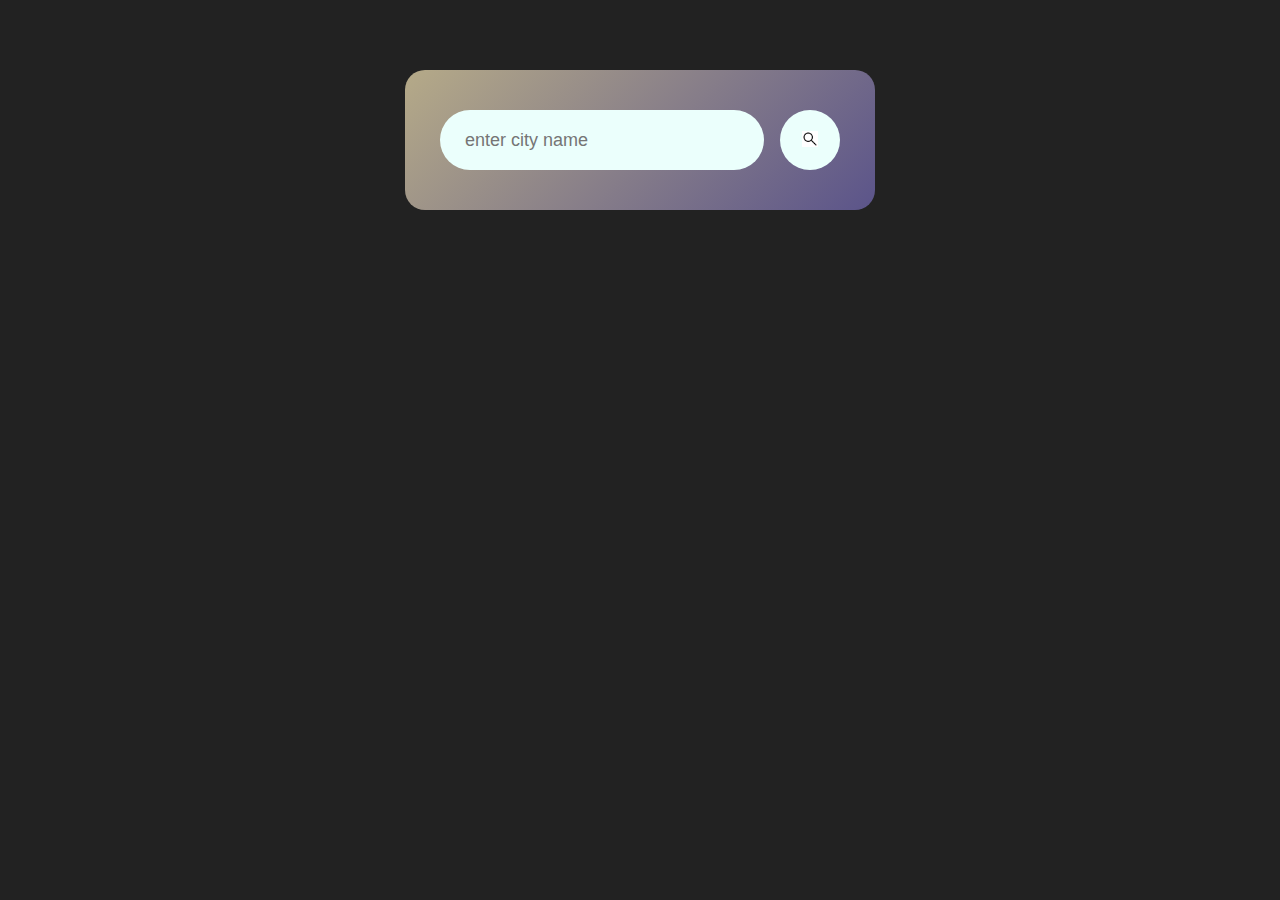
<file: index.html>
<!DOCTYPE html>
<html lang="en">
<head>
    <meta charset="UTF-8">
    <meta name="viewport" content="width=device-width, initial-scale=1.0">
    <title>Document</title>
    <link rel="stylesheet" href="index.css">
</head>
<body>
    <div class="card">
        <div class="search">
            <input type="text" placeholder="enter city name" spellcheck="false">
            <button><img src="img.jpeg"></button>
        </div>
        <div class="error">
            <p>Invalid City Name</p>
        </div>
        <div class="weather">
            <img src="finalrainy.png" class="weather-icon">
            <h1 class="temp">29°C</h1>
            <h2 class="city">Bharuch</h2>
            <div class="details">
                <div class="col">
                    <img src="images/humidity.png">
                    <div>
                        <p class="humidity">50%</p>
                        <p>Humidity</p>
                    </div>
                </div>
                <div class="col">
                    <img src="images/wind-icon-logo-vector-26991787-removebg-preview.png">
                    <div>
                        <p class="wind">15 km/h</p>
                        <p>Wind Speed</p>
                    </div>
                </div>
            </div>
        </div>
    </div>

    <script>
        const apiKey = "fd2085749bdcba4940e47ba725124c55";
        const apiUrl = "https://api.openweathermap.org/data/2.5/weather?&units=metric&q=";
        const searchBox = document.querySelector(".search input");
        const searchBtn = document.querySelector(".search button");
        const weathericon = document.querySelector(".weather-icon");
        async function checkweather(city){ 
            const response = await fetch(apiUrl + city + `&appid=${apiKey}`);
            if(response.status == 404){
                document.querySelector(".error").style.display = "block";
                document.querySelector(".weather").style.display = "none";
    
            }
            else {
            var data = await response.json();
            console.log(data);
            document.querySelector(".city").innerHTML = data.name;
            document.querySelector(".temp").innerHTML = Math.round(data.main.temp) + "°C";
            document.querySelector(".humidity").innerHTML = data.main.humidity + "%";
            document.querySelector(".wind").innerHTML = data.wind.speed + " Km/h";
            if(data.weather[0].main == "Clouds"){
                weathericon.src = "images/images1/images/clouds.png";
            }
            else if(data.weather[0].main == "Clear"){
                weathericon.src = "images/images1/images/clear.png";
            }
            else if(data.weather[0].main == "Rain"){
                weathericon.src = "images/images1/images/rain.png";
            }
            else if(data.weather[0].main == "Drizzle"){
                weathericon.src = "images/images1/images/drizzle.png";
            }
            else if(data.weather[0].main == "Smoke"){
                weathericon.src = "images/images1/images/mist.png"; 
            }
            document.querySelector(".weather").style.display = "block";
            document.querySelector(".error").style.display = "none";
        }
        }
        searchBtn.addEventListener("click", ()=> {
            checkweather(searchBox.value);
        })
    </script>

</body>
</html>
</file>
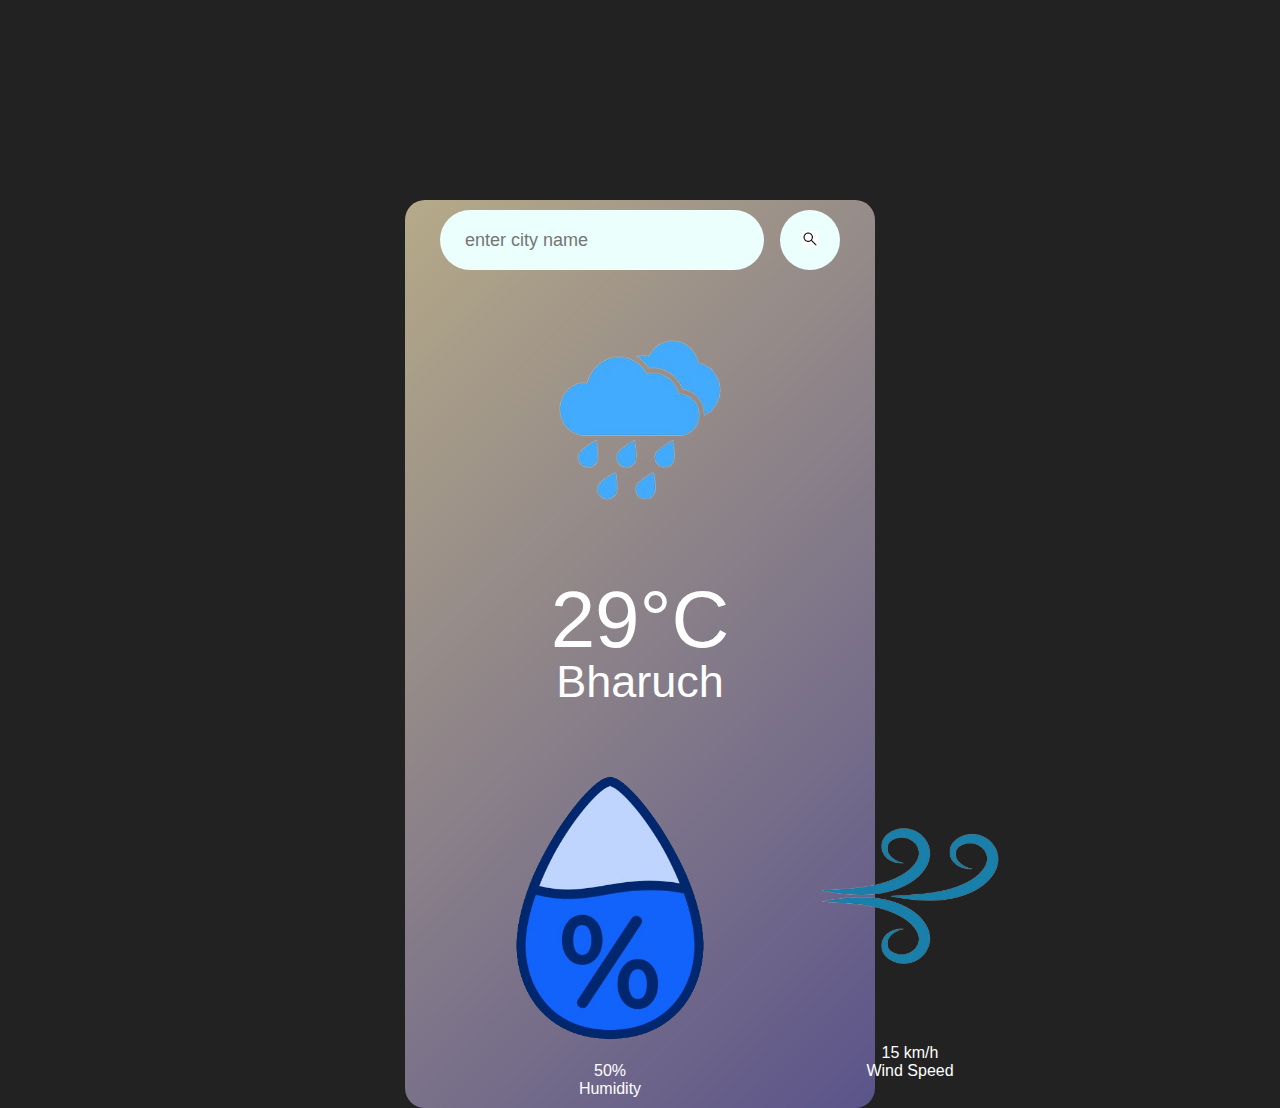
<file: images/Document.html>
<!DOCTYPE html>
<!-- saved from url=(0022)http://127.0.0.1:5500/ -->
<html lang="en"><head><meta http-equiv="Content-Type" content="text/html; charset=UTF-8">
    
    <meta name="viewport" content="width=device-width, initial-scale=1.0">
    <title>Document</title>
    <link rel="stylesheet" href="./Document_files/index.css">
</head>
<body data-new-gr-c-s-check-loaded="14.1152.0" data-gr-ext-installed="">
    <div class="card">
        <div class="search">
            <input type="text" placeholder="enter city name" spellcheck="false">
            <button><img src="./Document_files/img.jpeg"></button>
        </div>
        <div class="weather">
            <img src="./Document_files/finalrainy.png" class="weather-icon">
            <h1 class="temp">29°C</h1>
            <h2 class="city">Bharuch</h2>
            <div class="details">
                <div class="col">
                    <img src="./Document_files/humidity.png">
                    <div>
                        <p class="humidity">50%</p>
                        <p>Humidity</p>
                    </div>
                </div>
                <div class="col">
                    <img src="./Document_files/wind-icon-logo-vector-26991787-removebg-preview.png">
                    <div>
                        <p class="wind">15 km/h</p>
                        <p>Wind Speed</p>
                    </div>
                </div>
            </div>
        </div>
    </div>
<!-- Code injected by live-server -->
<script>
	// <![CDATA[  <-- For SVG support
	if ('WebSocket' in window) {
		(function () {
			function refreshCSS() {
				var sheets = [].slice.call(document.getElementsByTagName("link"));
				var head = document.getElementsByTagName("head")[0];
				for (var i = 0; i < sheets.length; ++i) {
					var elem = sheets[i];
					var parent = elem.parentElement || head;
					parent.removeChild(elem);
					var rel = elem.rel;
					if (elem.href && typeof rel != "string" || rel.length == 0 || rel.toLowerCase() == "stylesheet") {
						var url = elem.href.replace(/(&|\?)_cacheOverride=\d+/, '');
						elem.href = url + (url.indexOf('?') >= 0 ? '&' : '?') + '_cacheOverride=' + (new Date().valueOf());
					}
					parent.appendChild(elem);
				}
			}
			var protocol = window.location.protocol === 'http:' ? 'ws://' : 'wss://';
			var address = protocol + window.location.host + window.location.pathname + '/ws';
			var socket = new WebSocket(address);
			socket.onmessage = function (msg) {
				if (msg.data == 'reload') window.location.reload();
				else if (msg.data == 'refreshcss') refreshCSS();
			};
			if (sessionStorage && !sessionStorage.getItem('IsThisFirstTime_Log_From_LiveServer')) {
				console.log('Live reload enabled.');
				sessionStorage.setItem('IsThisFirstTime_Log_From_LiveServer', true);
			}
		})();
	}
	else {
		console.error('Upgrade your browser. This Browser is NOT supported WebSocket for Live-Reloading.');
	}
	// ]]>
</script>

<iframe frameborder="0" scrolling="no" style="background-color: transparent; border: 0px; display: none;" src="./Document_files/saved_resource.html"></iframe><div id="GOOGLE_INPUT_CHEXT_FLAG" input="" input_stat="{&quot;tlang&quot;:true,&quot;tsbc&quot;:true,&quot;pun&quot;:true,&quot;mk&quot;:true,&quot;ss&quot;:true}" style="display: none;"></div><div id="naptha_container0932014_0707"></div></body><grammarly-desktop-integration data-grammarly-shadow-root="true"><template shadowrootmode="open"><style>
      div.grammarly-desktop-integration {
        position: absolute;
        width: 1px;
        height: 1px;
        padding: 0;
        margin: -1px;
        overflow: hidden;
        clip: rect(0, 0, 0, 0);
        white-space: nowrap;
        border: 0;
        -moz-user-select: none;
        -webkit-user-select: none;
        -ms-user-select:none;
        user-select:none;
      }

      div.grammarly-desktop-integration:before {
        content: attr(data-content);
      }
    </style><div aria-label="grammarly-integration" role="group" tabindex="-1" class="grammarly-desktop-integration" data-content="{&quot;mode&quot;:&quot;full&quot;,&quot;isActive&quot;:true,&quot;isUserDisabled&quot;:false}"></div></template></grammarly-desktop-integration></html>
</file>
<file: index.css>
*{
    margin:0;
    padding: 0;
    font-family:'poppins',sans-serif;
    box-sizing: border-box;
}
body{
    background-color:#222;

}
.card{
    width:90%;
    max-width: 470px;
    background: linear-gradient(135deg,#feba, #5b548a);
    color: #fff;
    margin: 70px auto 0; 
    border-radius: 20px ;
    padding: 40px 35px ;
    text-align: center;
}
.search{
    width: 100%;
    display: flex;
    align-items: center;
    justify-content:space-between ;
}
.search input{
    border:0 ;
    outline:0;
    background: #ebfffc;
    color: #555;
    padding:10px 25px;
    height: 60px;
    border-radius:30px;
    flex:1;
    margin-right:16px;
    font-size:18px;

}
.search button{
    border:0 ;
    outline:0;
    background: #ebfffc;
    border-radius: 50%;
    width: 60px;
    height: 60px;
    cursor: pointer;

}
.search button img{
    width: 16px;
}
.weather img{
    width: 300px;
    height: 300 px;
}
.weather-icon{
    width: 170px;
    margin-top:  30px; ;
}
.weather h1{
    font-size: 80px;
    font-weight:500;
}
.weather h2{
    font-size: 45px;
    font-weight:400;
    margin-top: -10px;
}
.details{
    display: flex;
    align-items: center;
    justify-content: space-between;
    padding: 0 20px ;
    margin-top: 50px;
}
.col{
     display: flex;
     align-items: center;
     text-align: left;
     justify-content: center;
}
.col img{
    width: 50px;
    margin-right: 10px;
}
.humidity , .wind{
    font-size: 28px;
    margin-top: -6px; 
}
.weather{
    display: none;
}
.error{
    text-align: left;
    margin-left: 10px;
    font: size 14px ;
    margin-top: 10px; ;
    display: none;
}
</file>
<file: images/Document_files/index.css>
*{
    margin:0;
    padding: 0;
    font-family:'poppins',sans-serif;
    box-sizing: border-box;
}
body{
    background-color:#222;

}
.card{
    width:90%;
    max-width: 470px;
    background: linear-gradient(135deg,#feba, #5b548a);
    color: #fff;
    margin: 200px auto 0; 
    border-radius: 20px ;
    padding: 10px 35px ;
    text-align: center;
}
.search{
    width: 100%;
    display: flex;
    align-items: center;
    justify-content:space-between ;
}
.search input{
    border:0 ;
    outline:0;
    background: #ebfffc;
    color: #555;
    padding:10px 25px;
    height: 60px;
    border-radius:30px;
    flex:1;
    margin-right:16px;
    font-size:18px;
}
.search button{
    border:0 ;
    outline:0;
    background: #ebfffc;
    border-radius: 50%;
    width: 60px;
    height: 60px;
    cursor: pointer;

}
.search button img{
    width: 16px;
}
.weather img{
    width: 300px;
    height: 300 px;
}
/* .weather-icon{
    width: 170px;
    margin-top:  30px; ;
} */
.weather h1{
    font-size: 80px;
    font-weight:500;
}
.weather h2{
    font-size: 45px;
    font-weight:400;
    margin-top: -10px;
}
.details{
    display: flex;
    align-items: center;
    justify-content: space-between;
    padding: 0 20px ;
    margin-top: 50px;

}
</file>
